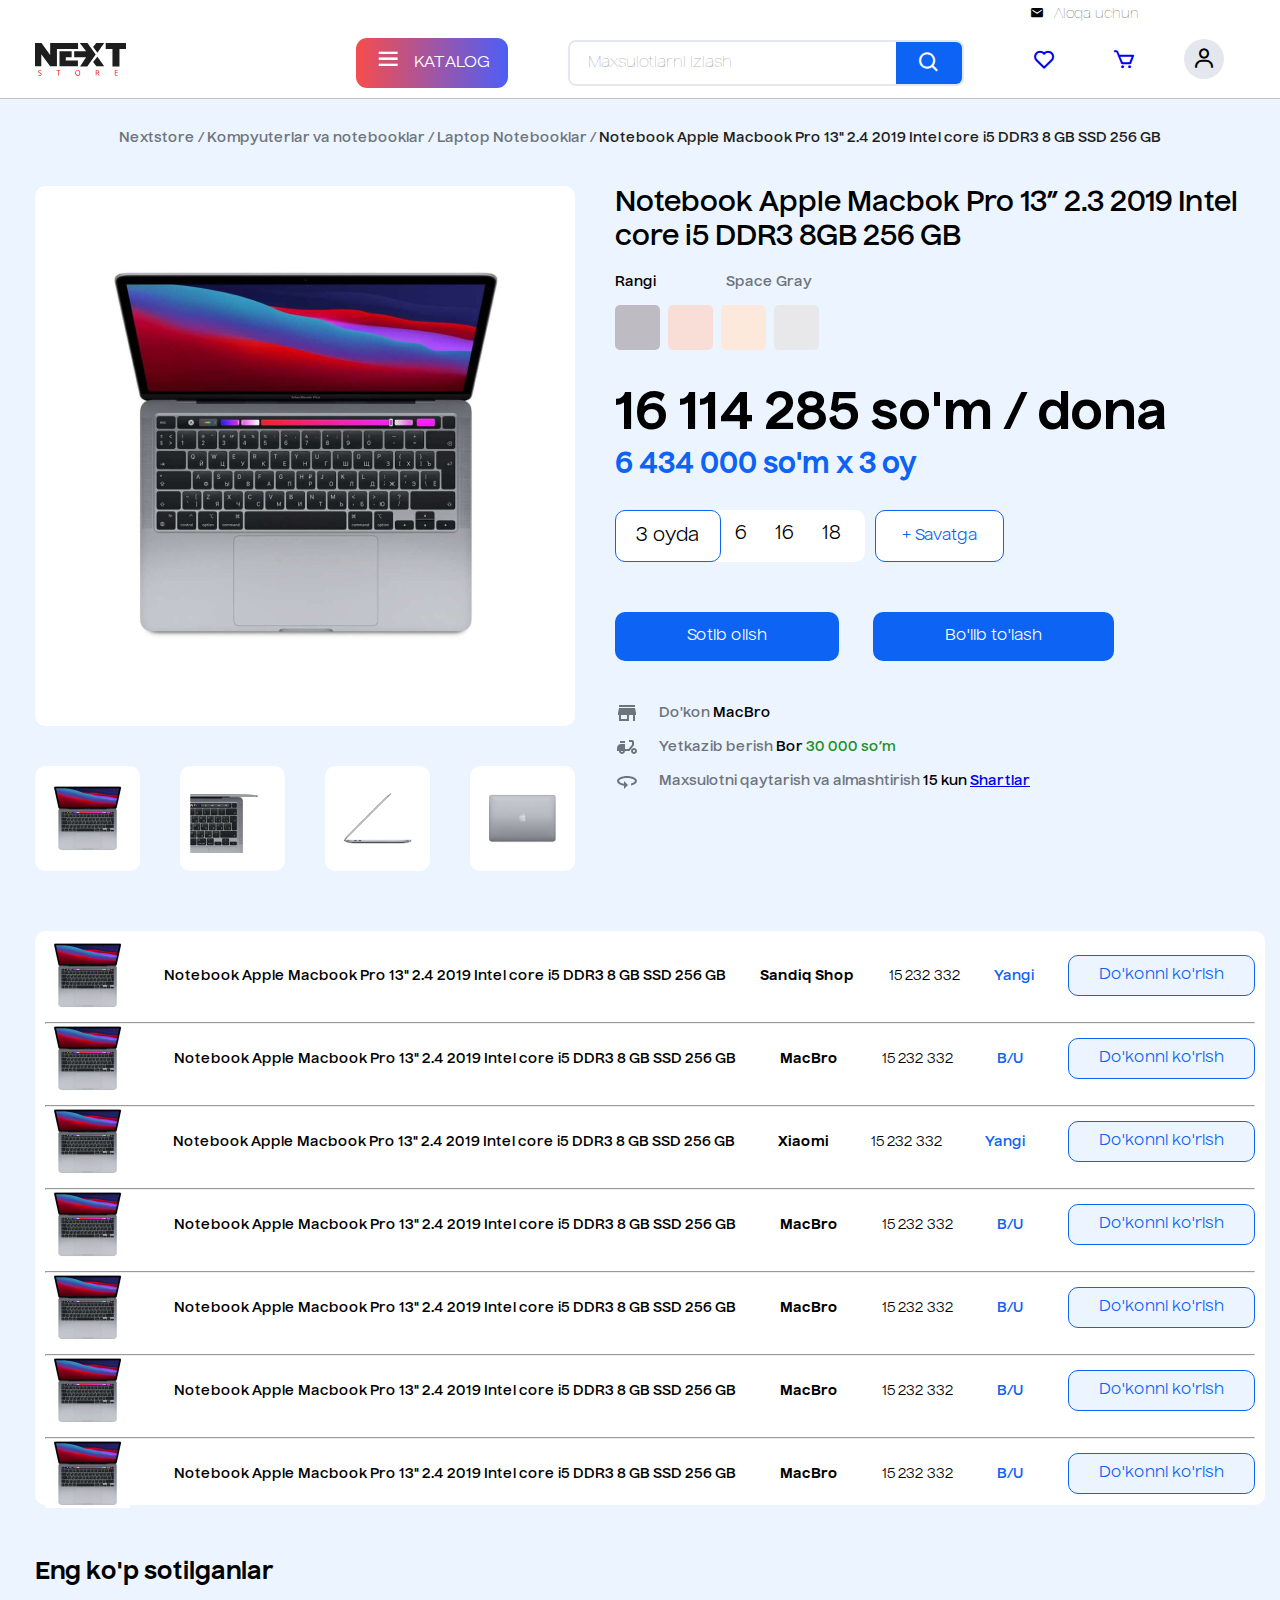
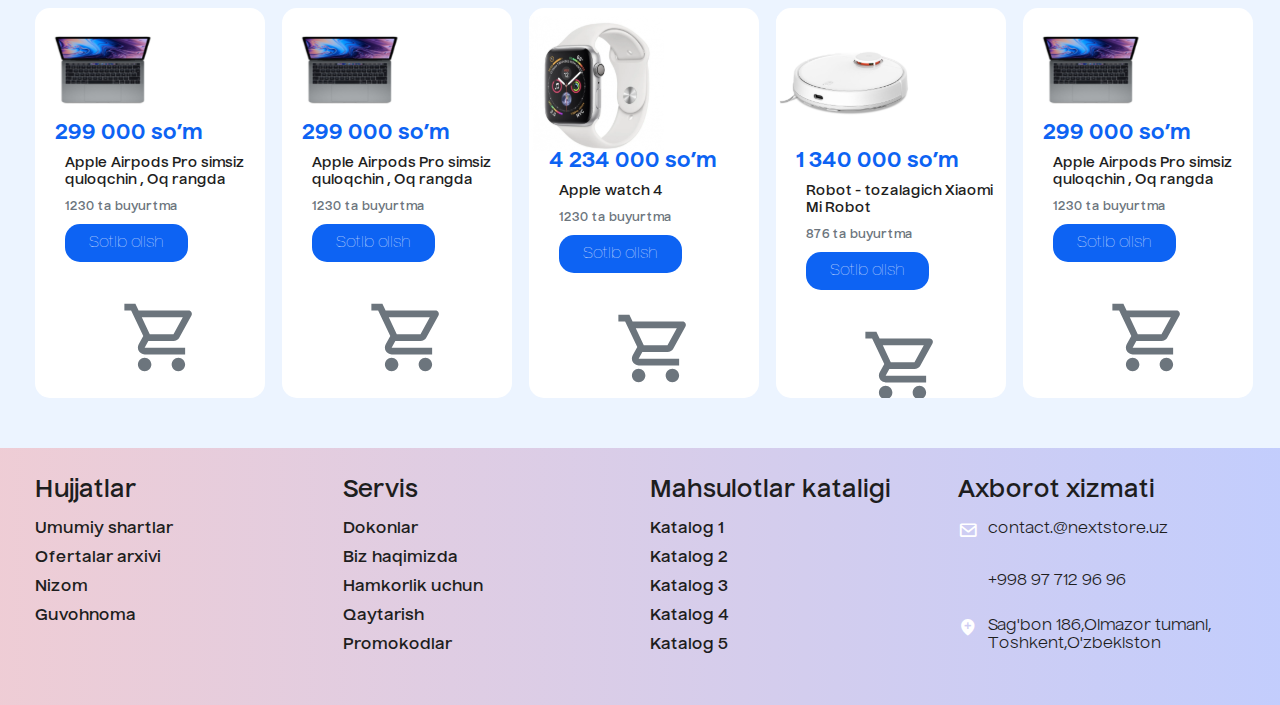
<file: pages/product-page/product-page.html>
<!DOCTYPE html>
<html lang="en">

<head>
    <meta charset="UTF-8">
    <meta http-equiv="X-UA-Compatible" content="IE=edge">
    <meta name="viewport" content="width=device-width, initial-scale=1.0">
    <title>Single Product | Nextstore.uz</title>
    <!-- main css -->
    <link rel="stylesheet" href="../../main.css">
    <!-- ------ Favicons ------- -->
    <link rel="icon" href="./public/Logo.svg" />
</head>

<body>
    <!-- header -->
    <header>
        <div class="container">
            <div class="header-top">
                <span></span>
                <a href="#">
                    <i class="bx bxs-envelope"></i>
                    <span>Aloqa uchun</span>
                </a>
            </div>
        </div>

        <div class="container">
            <nav class="nav">
                <a href="../../index.html" class="nav__logo">
                    <img src="../../public/Logo.svg" alt="Nextstore.uz Internet do'koni" />
                </a>

                <ul class="nav__list">
                    <li class="nav__list--item">
                        <button id="toggle">
                            <span>
                                <i class="bx bx-menu"></i>
                            </span>
                            <span>KATALOG</span>
                        </button>
                    </li>

                    <li class="nav__list--item">
                        <div class="search__wrapper">
                            <input type="text" placeholder="Maxsulotlarni izlash" />
                            <button>
                                <i class="bx bx-search"></i>
                            </button>
                        </div>
                    </li>

                    <li class="nav__list--item">
                        <button>
                            <a href="#"><i class="bx bx-heart"></i></a>
                        </button>
                        <button>
                            <a href="#"><i class="bx bx-cart"></i></a>
                        </button>
                        <button>
                            <i class="bx bx-user" id="toggle"></i>
                        </button>
                    </li>
                </ul>
            </nav>
        </div>
    </header>
    <!-- header -->


    <main>

        <section id="intro">
            <div class="container">

                <div class="wrapper__title">
                    <p style="color: #6C757D;">Nextstore / Kompyuterlar va notebooklar / Laptop Notebooklar / <span
                            style="color:#1E1E1E;">Notebook Apple Macbook
                            Pro 13" 2.4 2019 Intel core i5 DDR3 8 GB SSD 256 GB </span></p>
                </div>

                <div class="wrapper">



                    <div class="wrapper__product">
                        <div class="left__images">
                            <div class="main-image">
                                <img src="../../assets/images/macbookpro.jpg" alt="Nextstore.uz macbook pro">
                            </div>

                            <div class="small_images">

                                <div class="small-image">
                                    <img src="../../assets/images/upsidemac.jpg" alt="upside of macbook">
                                </div>

                                <div class="small-image">
                                    <img src="../../assets/images/cutedversionmac.jpg" alt="cutedversion of macbook">
                                </div>

                                <div class="small-image">
                                    <img src="../../assets/images/leftsidemac.jpg" alt="leftside of macbook">
                                </div>

                                <div class="small-image">
                                    <img src="../../assets/images/closedmac.jpg" alt="closed side of macbook">
                                </div>

                            </div>
                        </div>
                    </div>

                    <div class="wrapper__infos">

                        <div class="wrapper__info">
                            <h2 class="product-name">Notebook Apple Macbok Pro 13” 2.3 2019
                                Intel core i5 DDR3 8GB 256 GB</h2>

                            <div class="product-colors">
                                <p>Rangi</p>
                                <p style="color: #6C757D;">Space Gray</p>
                            </div>

                            <div class="boxes">

                                <div class="box-1"></div>

                                <div class="box-2"></div>

                                <div class="box-3"></div>

                                <div class="box-4"></div>

                            </div>

                            <div class="prices">
                                <div class="main-price">
                                    <h2>16 114 285 so'm / dona</h2>
                                </div>

                                <div class="installment-price">
                                    <h3 style="color: var(--bg-primary-blue);">6 434 000 so'm x 3 oy</h3>
                                </div>
                            </div>

                            <div class="lifetime">
                                <ul>
                                    <li>
                                        <button class="first-btn">
                                            3 oyda
                                        </button>
                                    </li>

                                    <li>
                                        <button>
                                            6
                                        </button>
                                    </li>

                                    <li>
                                        <button>
                                            16
                                        </button>
                                    </li>

                                    <li>
                                        <button>
                                            18
                                        </button>
                                    </li>
                                </ul>

                                <button class="basket-btn">+ Savatga</button>
                            </div>

                            <div class="buttons-wrap">
                                <button class="buy-btn">
                                    Sotib olish
                                </button>

                                <button class="installment-btn">
                                    Bo'lib to'lash
                                </button>
                            </div>

                            <div class="product-infos">

                                <div class="location-info">
                                    <img src="../../assets/images/marketlogo.svg" alt="Nextstore.uz marketlogo">
                                    <p><span style="color: #6C757D;">Do'kon</span> MacBro</p>
                                </div>


                                <div class="delivery-info">
                                    <img src="../../assets/images/scooter.svg" alt="Nextstore.uz scooter">
                                    <p><span style="color: #6C757D;">Yetkazib berish </span> Bor <span
                                            style="color:#008000e3;">30 000 so’m</span></p>
                                </div>

                                <div class="give-back">
                                    <img src="../../assets/images/360deg.svg" alt="Nextstore.uz 360deg logo">
                                    <p><span style="color: #6C757D;">Maxsulotni qaytarish va almashtirish</span> 15 kun
                                        <a href="#" style="text-decoration: underline;">Shartlar</a>
                                    </p>
                                </div>

                            </div>


                        </div>

                    </div>

                </div>

            </div>

        </section>

        <section id="list">
            <div class="container">
                <div class="wrapper_list">
                    <ul class="list_items">
                        <li class="items_list">
                            <img src="../../assets/images/upsidemac.jpg" alt="upsidemac">
                            <p>Notebook Apple Macbook Pro 13" 2.4 2019 Intel core i5 DDR3 8 GB SSD 256 GB</p>
                            <p class="shop-name">Sandiq Shop</p>
                            <p class="price">15 232 332</p>
                            <p class="status">Yangi</p>
                            <button class="shop-view">Do'konni ko'rish</button>
                        </li>

                        <hr>
                        <li class="items_list">
                            <img src="../../assets/images/upsidemac.jpg" alt="upsidemac">
                            <p>Notebook Apple Macbook Pro 13" 2.4 2019 Intel core i5 DDR3 8 GB SSD 256 GB</p>
                            <p class="shop-name">MacBro</p>
                            <p class="price">15 232 332</p>
                            <p class="status">B/U</p>
                            <button class="shop-view">Do'konni ko'rish</button>
                        </li>
                        <hr>

                        <li class="items_list">
                            <img src="../../assets/images/upsidemac.jpg" alt="upsidemac">
                            <p>Notebook Apple Macbook Pro 13" 2.4 2019 Intel core i5 DDR3 8 GB SSD 256 GB</p>
                            <p class="shop-name">Xiaomi</p>
                            <p class="price">15 232 332</p>
                            <p class="status">Yangi</p>
                            <button class="shop-view">Do'konni ko'rish</button>
                        </li>
                        <hr>

                        <li class="items_list">
                            <img src="../../assets/images/upsidemac.jpg" alt="upsidemac">
                            <p>Notebook Apple Macbook Pro 13" 2.4 2019 Intel core i5 DDR3 8 GB SSD 256 GB</p>
                            <p class="shop-name">MacBro</p>
                            <p class="price">15 232 332</p>
                            <p class="status">B/U</p>
                            <button class="shop-view">Do'konni ko'rish</button>
                        </li>
                        <hr>
                        <li class="items_list">
                            <img src="../../assets/images/upsidemac.jpg" alt="upsidemac">
                            <p>Notebook Apple Macbook Pro 13" 2.4 2019 Intel core i5 DDR3 8 GB SSD 256 GB</p>
                            <p class="shop-name">MacBro</p>
                            <p class="price">15 232 332</p>
                            <p class="status">B/U</p>
                            <button class="shop-view">Do'konni ko'rish</button>
                        </li>
                        <hr>
                        <li class="items_list">
                            <img src="../../assets/images/upsidemac.jpg" alt="upsidemac">
                            <p>Notebook Apple Macbook Pro 13" 2.4 2019 Intel core i5 DDR3 8 GB SSD 256 GB</p>
                            <p class="shop-name">MacBro</p>
                            <p class="price">15 232 332</p>
                            <p class="status">B/U</p>
                            <button class="shop-view">Do'konni ko'rish</button>
                        </li>
                        <hr>
                        <li class="items_list">
                            <img src="../../assets/images/upsidemac.jpg" alt="upsidemac">
                            <p>Notebook Apple Macbook Pro 13" 2.4 2019 Intel core i5 DDR3 8 GB SSD 256 GB</p>
                            <p class="shop-name">MacBro</p>
                            <p class="price">15 232 332</p>
                            <p class="status">B/U</p>
                            <button class="shop-view">Do'konni ko'rish</button>
                        </li>
                    </ul>
                </div>
            </div>
        </section>

        <section id="mostsel">
            <div class="container">

                <div class="mostsel-title">
                    <h2>Eng ko'p sotilganlar</h2>
                </div>
                <div class="cards-container">
                    <div class="card">
                        <img src="../../assets/images/macbook.png" alt="Nextstore.uz macbook Pro" class="macbook">

                        <div class="card-price">
                            <h3>299 000 so’m</h3>
                        </div>

                        <div class="card-body">

                            <p class="card-feature">
                                Apple Airpods Pro
                                simsiz quloqchin , Oq rangda
                            </p>

                            <p class="delivery">
                                1230 ta buyurtma
                            </p>

                            <div class="card-footer">
                                <button>Sotib olish</button>
                                <img src="../../assets/images/icon-savat.svg" alt="icon-savat">
                            </div>

                        </div>

                    </div>

                    <div class="card">
                        <img src="../../assets/images/macbook.png" alt="Nextstore.uz macbook Pro" class="macbook">

                        <div class="card-price">
                            <h3>299 000 so’m</h3>
                        </div>

                        <div class="card-body">

                            <p class="card-feature">
                                Apple Airpods Pro
                                simsiz quloqchin , Oq rangda
                            </p>

                            <p class="delivery">
                                1230 ta buyurtma
                            </p>

                            <div class="card-footer">
                                <button>Sotib olish</button>
                                <img src="../../assets/images/icon-savat.svg" alt="icon-savat">
                            </div>

                        </div>

                    </div>

                    <div class="card">
                        <img src="../../assets/images/watch.svg" alt="Nextstore.uz apple watch 4" class="apple watch">

                        <div class="card-price">
                            <h3>4 234 000 so’m</h3>
                        </div>

                        <div class="card-body">

                            <p class="card-feature">
                                Apple watch 4
                            </p>

                            <p class="delivery">
                                1230 ta buyurtma
                            </p>

                            <div class="card-footer">
                                <button>Sotib olish</button>
                                <img src="../../assets/images/icon-savat.svg" alt="icon-savat">
                            </div>

                        </div>

                    </div>

                    <div class="card">
                        <img src="../../assets/images/robotcleaner.svg" alt="Nextstore.uz robotcleaner"
                            class="robotcleaner">

                        <div class="card-price">
                            <h3>1 340 000 so’m</h3>
                        </div>

                        <div class="card-body">

                            <p class="card-feature">Robot - tozalagich Xiaomi
                                Mi Robot
                            </p>

                            <p class="delivery">
                                876 ta buyurtma
                            </p>

                            <div class="card-footer">
                                <button>Sotib olish</button>
                                <img src="../../assets/images/icon-savat.svg" alt="icon-savat">
                            </div>

                        </div>

                    </div>

                    <div class="card">
                        <img src="../../assets/images/macbook.png" alt="Nextstore.uz macbook Pro" class="macbook">

                        <div class="card-price">
                            <h3>299 000 so’m</h3>
                        </div>

                        <div class="card-body">

                            <p class="card-feature">
                                Apple Airpods Pro
                                simsiz quloqchin , Oq rangda
                            </p>

                            <p class="delivery">
                                1230 ta buyurtma
                            </p>

                            <div class="card-footer">
                                <button>Sotib olish</button>
                                <img src="../../assets/images/icon-savat.svg" alt="icon-savat">
                            </div>

                        </div>

                    </div>

                </div>
            </div>
        </section>

    </main>

    <footer class="footer"
        style="background-image: linear-gradient(90deg, rgba(246, 77, 77, 0.237) 0%, rgba(77, 94, 246, 0.258) 100%);;">

        <div class="container">

            <div class="sec quicklinks">

                <h2>Hujjatlar</h2>

                <ul>
                    <li><a href="#">Umumiy shartlar</a></li>
                    <li><a href="#">Ofertalar arxivi</a></li>
                    <li><a href="#">Nizom</a></li>
                    <li><a href="#">Guvohnoma</a></li>

                </ul>

            </div>

            <div class="sec quicklinks">

                <h2>Servis</h2>

                <ul>

                    <li><a href="#">Dokonlar</a></li>
                    <li><a href="#">Biz haqimizda</a></li>
                    <li><a href="#">Hamkorlik uchun</a></li>
                    <li><a href="#">Qaytarish</a></li>
                    <li><a href="#">Promokodlar</a></li>

                </ul>

            </div>

            <div class="sec quicklinks">

                <h2>Mahsulotlar kataligi</h2>

                <ul>

                    <li><a href="#">Katalog 1</a></li>
                    <li><a href="#">Katalog 2</a></li>
                    <li><a href="#">Katalog 3</a></li>
                    <li><a href="#">Katalog 4</a></li>
                    <li><a href="#">Katalog 5</a></li>

                </ul>

            </div>

            <div class="sec contact">
                <h2>Axborot xizmati</h2>
                <ul class="info">

                    <li>
                        <span><i class='bx bx-envelope'></i></span>
                        <span>contact.@nextstore.uz</span>
                    </li>

                    <li>
                        <span></span>
                        <span>+998 97 712 96 96</span>
                    </li>

                    <li>
                        <span><i class='bx bxs-location-plus'></i></span>
                        <span>Sag'bon 186,Olmazor tumani, Toshkent,O'zbekiston</span>
                    </li>

                    <li>

                    </li>



                </ul>

            </div>

        </div>

    </footer>

</body>

</html>
</file>
<file: main.css>
@import url("https://unpkg.com/boxicons@2.1.4/css/boxicons.min.css");
@import "./assets/font/stylesheet.css";
@import "./assets/styles/varibales.css";
@import "./assets/styles/normalize.css";
@import "./assets/styles/general.css";
@import "./assets/styles/sections/all.css";
@import "./assets/styles/components/all.css";
@import "./pages/all.css";
</file>
